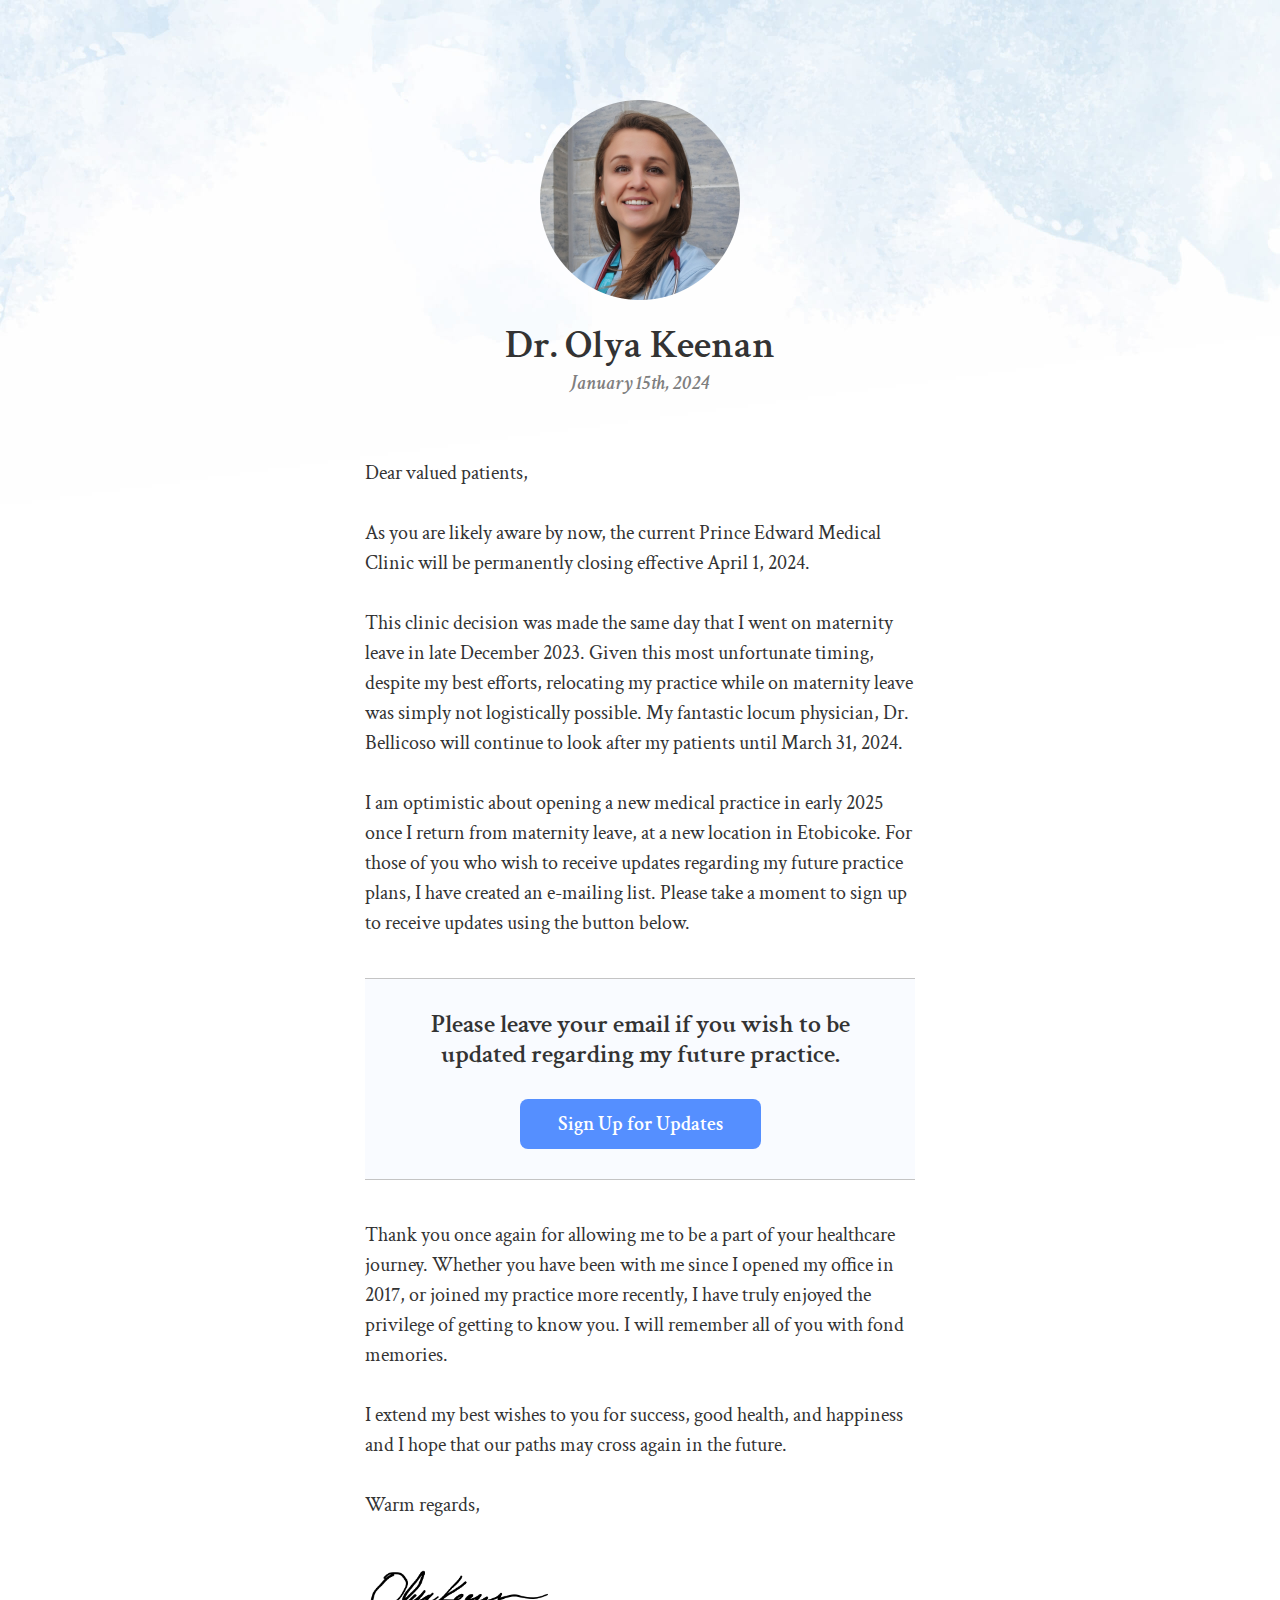
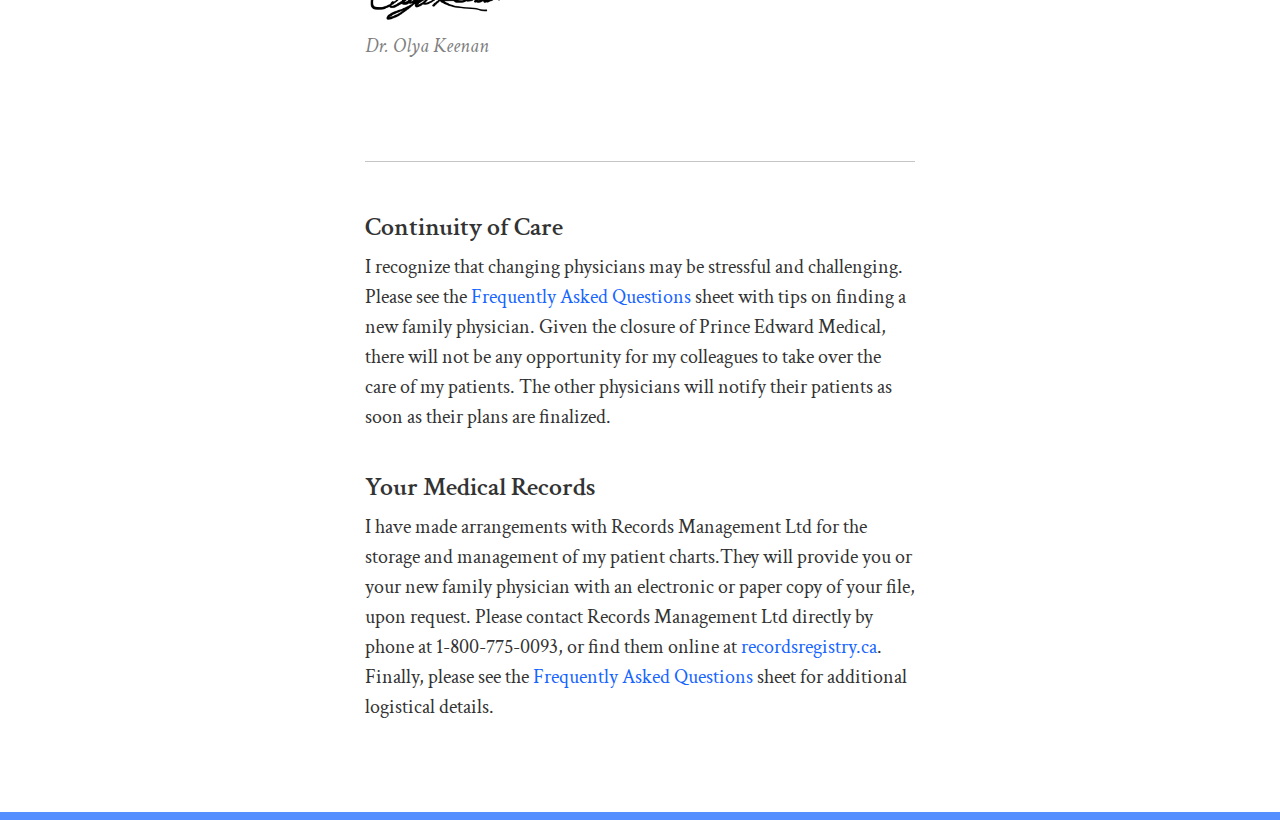
<file: index.html>
<!DOCTYPE html>
<html>
<head>
	<meta charset="utf-8">
    <meta http-equiv="X-UA-Compatible" content="IE=edge" />
	<meta name="viewport" content="width=device-width, initial-scale=1">
	<title>Dr. Olya Keenan</title>
	<link rel="stylesheet" type="text/css" href="letter.css" />
<style>
  @import url('https://fonts.googleapis.com/css2?family=Crimson+Text:ital,wght@0,400;0,600;1,600&display=swap');
</style>
</head>

<body>

<div class="water">
	<img src="watercolour2.jpg" width="100%" height="100%">
</div>

<div class="column">
	<div class="headshot">
		<img src="headshot.png" width="100%" height="100%">
	</div>

	<div class="name">
	Dr. Olya Keenan
		
	</div>
	<div class="subname">
			January 15th, 2024
	</div>

<div class="bodytext">
		
Dear valued patients, <br><br>
As you are likely aware by now, the current Prince Edward Medical Clinic will be permanently closing effective April 1, 2024.<br><br>
This clinic decision was made the same day that I went on maternity leave in late December 2023. Given this most unfortunate timing, despite my best efforts, relocating my practice while on maternity leave was simply not logistically possible.  
My fantastic locum physician, Dr. Bellicoso will continue to look after my patients until March 31, 2024.<br><br>
I am optimistic about opening a new medical practice in early 2025 once I return from maternity leave, at a new location in Etobicoke. 
For those of you who wish to receive updates regarding my future practice plans, I have created an e-mailing list. Please take a moment to sign up to receive updates using the button below. 
	<div class="box">
			Please leave your email if you wish to be updated regarding my future practice.<br><br>
			<a href="https://forms.gle/fQTvn5KMw9Em1e1s6" target="_blank">
				<div class="butt">
					Sign Up for Updates
				</div>
			</a>
	</div>	

Thank you once again for allowing me to be a part of your healthcare journey. Whether you have been with me since I opened my office in 2017, or joined my practice more recently, I have truly enjoyed the privilege of getting to know you. I will remember all of you with fond memories. <br><br>
I extend my best wishes to you for success, good health, and happiness and I hope that our paths may cross again in the future.<br><br>
Warm regards,

<div class="sig">
	<img src="signature.png" width="100%" height="100%">
</div>

<div class="signame">
	Dr. Olya Keenan
</div>

<div class="divider">
</div>

<div class="subtitle">Continuity of Care </div>

I recognize that changing physicians may be stressful and challenging. Please see the <a href="DrKeenanFAQ.pdf" target="_blank">Frequently Asked Questions</a> sheet with tips on finding a new family physician. Given the closure of Prince Edward Medical, there will not be any opportunity for my colleagues to take over the care of my patients. The other physicians will notify their patients as soon as their plans are finalized. <br><br>
<div class="subtitle">Your Medical Records</div>
I have made arrangements with Records Management Ltd for the storage and management of my patient charts.They will provide you or your new family physician with an electronic or paper copy of your file, upon request. Please contact Records Management Ltd directly by phone at 1-800-775-0093, or find them online at <a href="http://www.recordsregistry.ca" target="_blank">recordsregistry.ca</a>.
Finally, please see the <a href="DrKeenanFAQ.pdf" target="_blank">Frequently Asked Questions</a> sheet for additional logistical details.<br><br><br><br>

</div>
</div>
<div class="footer"></div>


</body>
</html>
</file>
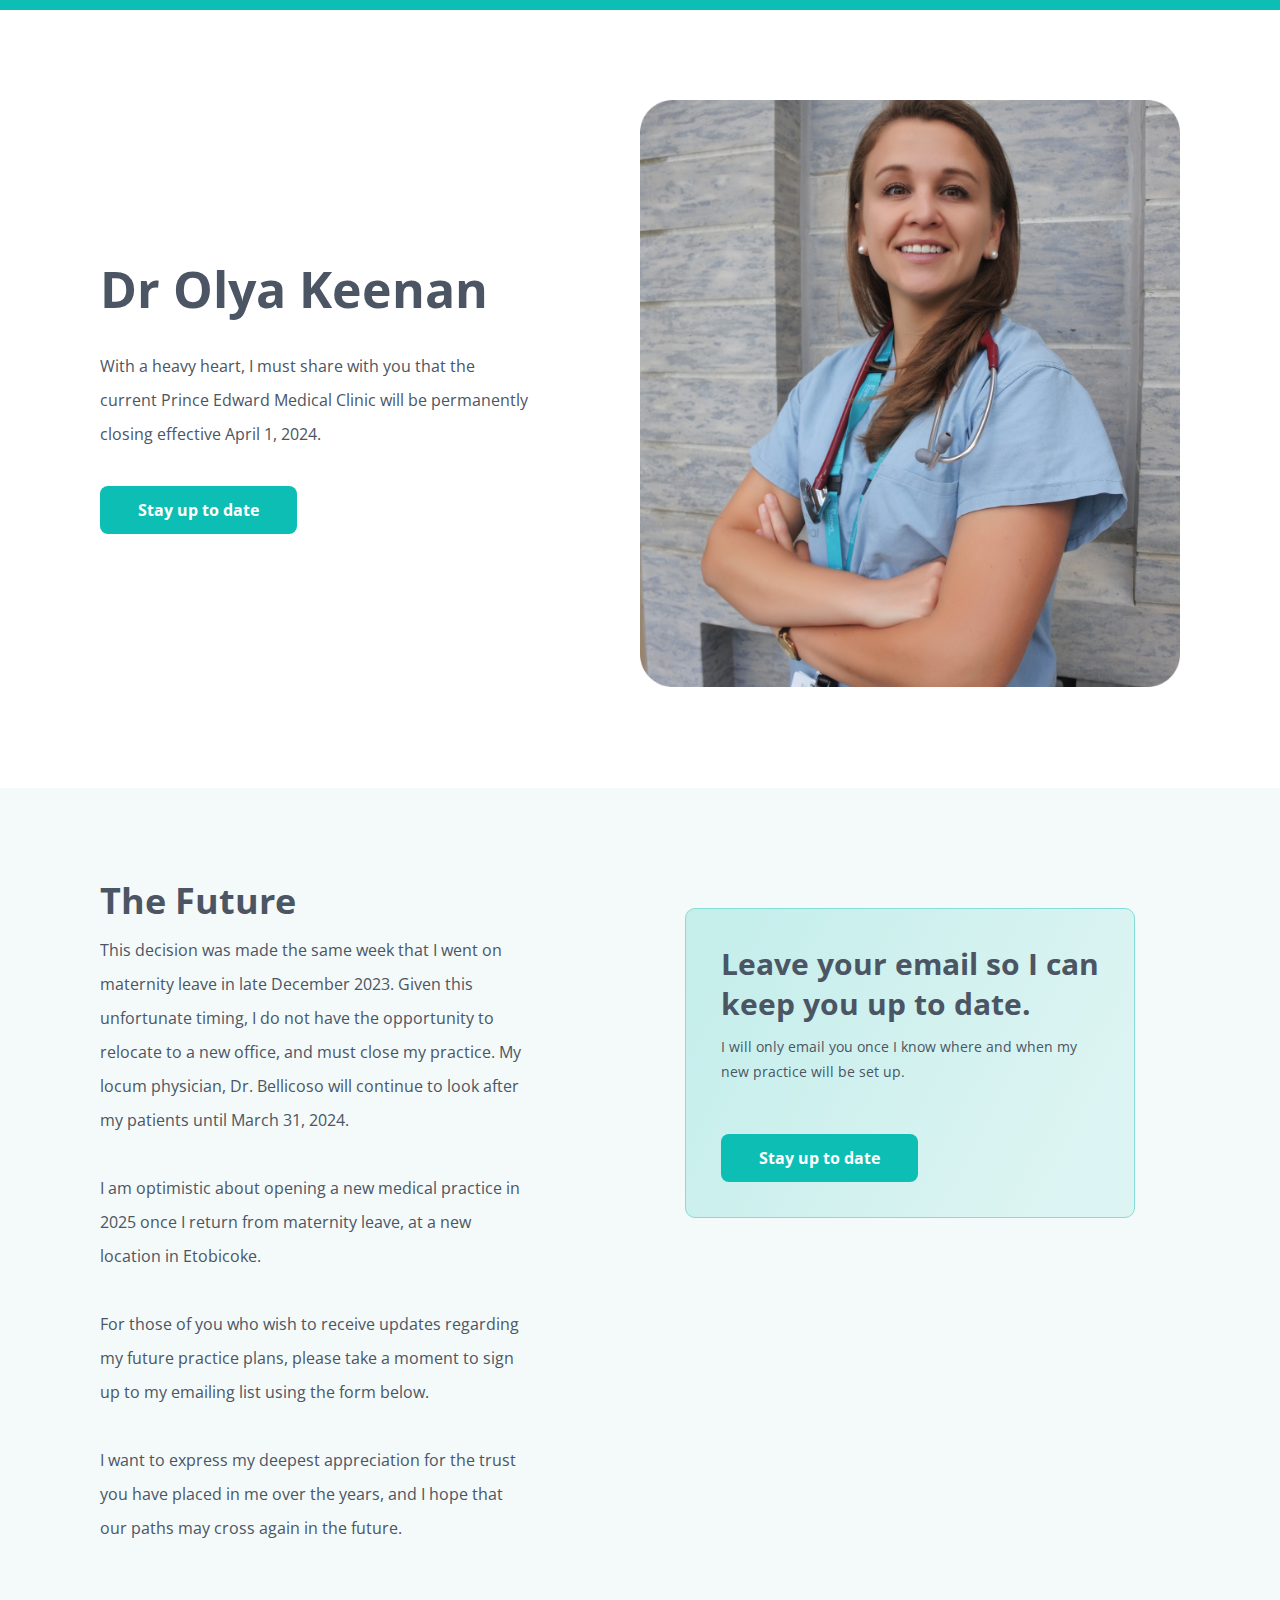
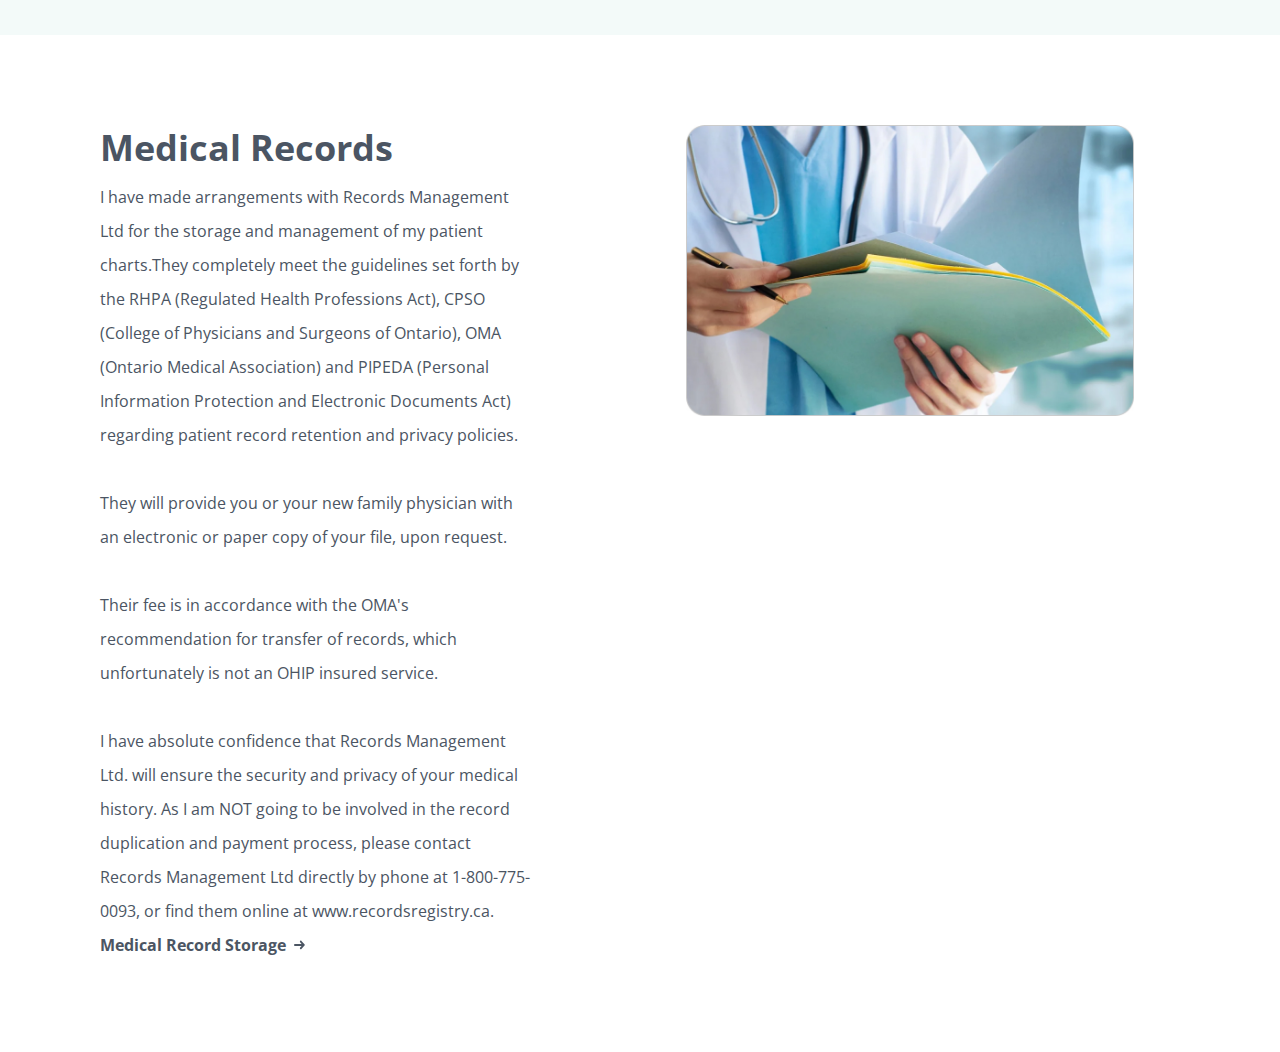
<file: index2.html>
<!DOCTYPE html>
<html>
<head>
	<meta charset="utf-8">
    <meta http-equiv="X-UA-Compatible" content="IE=edge" />
	<meta name="viewport" content="width=device-width, initial-scale=1">
	<title>Dr Olya Keenan</title>
	<link rel="stylesheet" type="text/css" href="doc.css" />
	<style>
@import url('https://fonts.googleapis.com/css2?family=Open+Sans:wght@400;700&display=swap');
</style>
</head>
<body>

<div class="topper2">
</div>
<div class="full" style="align-items: center;">
	<div class="half" >
		<div class="title">
			Dr Olya Keenan
		</div>
		<div class="desc">
			<!-- As you are likely aware by now, due to unfortunate circumstances beyond my control, the Prince Edward Medical Office, including my practice, will be shut down as of DATE. Complicating matters, I am on maternity leave effective December 22, 2023. I have a fantastic locum physician who will look after your health care needs until the closing date of DATE. -->
			With a heavy heart, I must share with you that the current Prince Edward Medical Clinic will be permanently closing effective April 1, 2024.
		</div>

		<a href="https://forms.gle/fQTvn5KMw9Em1e1s6" target="_blank">
			<div class="butt">
				Stay up to date
			</div>
		</a>
	</div>

	<div class="half profile">
		<img src="profile.jpg" width="100%">
	</div>
</div>

<div class="fullbg">
<div class="full">
	<div class="half">
		<div class="subtitle">
			The Future
		</div>
		<div class="paragraph">
			This decision was made the same week that I went on maternity leave in late December 2023. Given this unfortunate timing, I do not have the opportunity to relocate to a new office, and must close my practice. 
My locum physician, Dr. Bellicoso will continue to look after my patients until March 31, 2024.<br><BR>

I am optimistic about opening a new medical practice in 2025 once I return from maternity leave, at a new location in Etobicoke. 

<br><br>
For those of you who wish to receive updates regarding my future practice plans, please take a moment to sign up to my emailing list using the form below. 
<br><br>
I want to express my deepest appreciation for the trust you have placed in me over the years, and I hope that our paths may cross again in the future. 
		</div>
	</div>
	
	<div class="half">
		<div class="box">
			<div class="boxtitle">
				Leave your email so I can keep you up to date.
			</div>
			<div class="boxtext">
				I will only email you once I know where and when my new practice will be set up.
			</div>
			<a href="https://forms.gle/fQTvn5KMw9Em1e1s6" target="_blank">
				<div class="butt">
					Stay up to date
				</div>
			</a>
		</div>	
	</div>
</div>
</div>

<div class="full">
	<div class="half">
		<div class="subtitle">
			Medical Records
		</div>
		<div class="paragraph">
		I have made arrangements with Records Management Ltd for the storage and management of my patient charts.They completely meet the guidelines set forth by the RHPA (Regulated Health Professions Act), CPSO (College of Physicians and Surgeons of Ontario), OMA (Ontario Medical Association) and PIPEDA (Personal Information Protection and Electronic Documents Act) regarding patient record retention and privacy policies.<br><br>They will provide you or your new family physician with an electronic or paper copy of your file, upon request.<br><br>Their fee is in accordance with the OMA's recommendation for transfer of records, which unfortunately is not an OHIP insured service. <br><br>I have absolute confidence that Records Management Ltd. will ensure the security and privacy of your medical history. As I am NOT going to be involved in the record duplication and payment process, please contact Records Management Ltd directly by phone at 1-800-775-0093, or find them online at www.recordsregistry.ca.

			
			<a href="http://www.nba.com" target="_blank">
			<div class="textlink">	
				Medical Record Storage
				<img src="arrow.svg" height="22px" width="22px">
			</div>
			</a>
		</div>
	</div>
	
	<div class="half">
		<div class="reportspic profile">
			<img src="reports.jpg" width="100%">
		</div>
	</div>
</div>

</body>
</html>
</file>
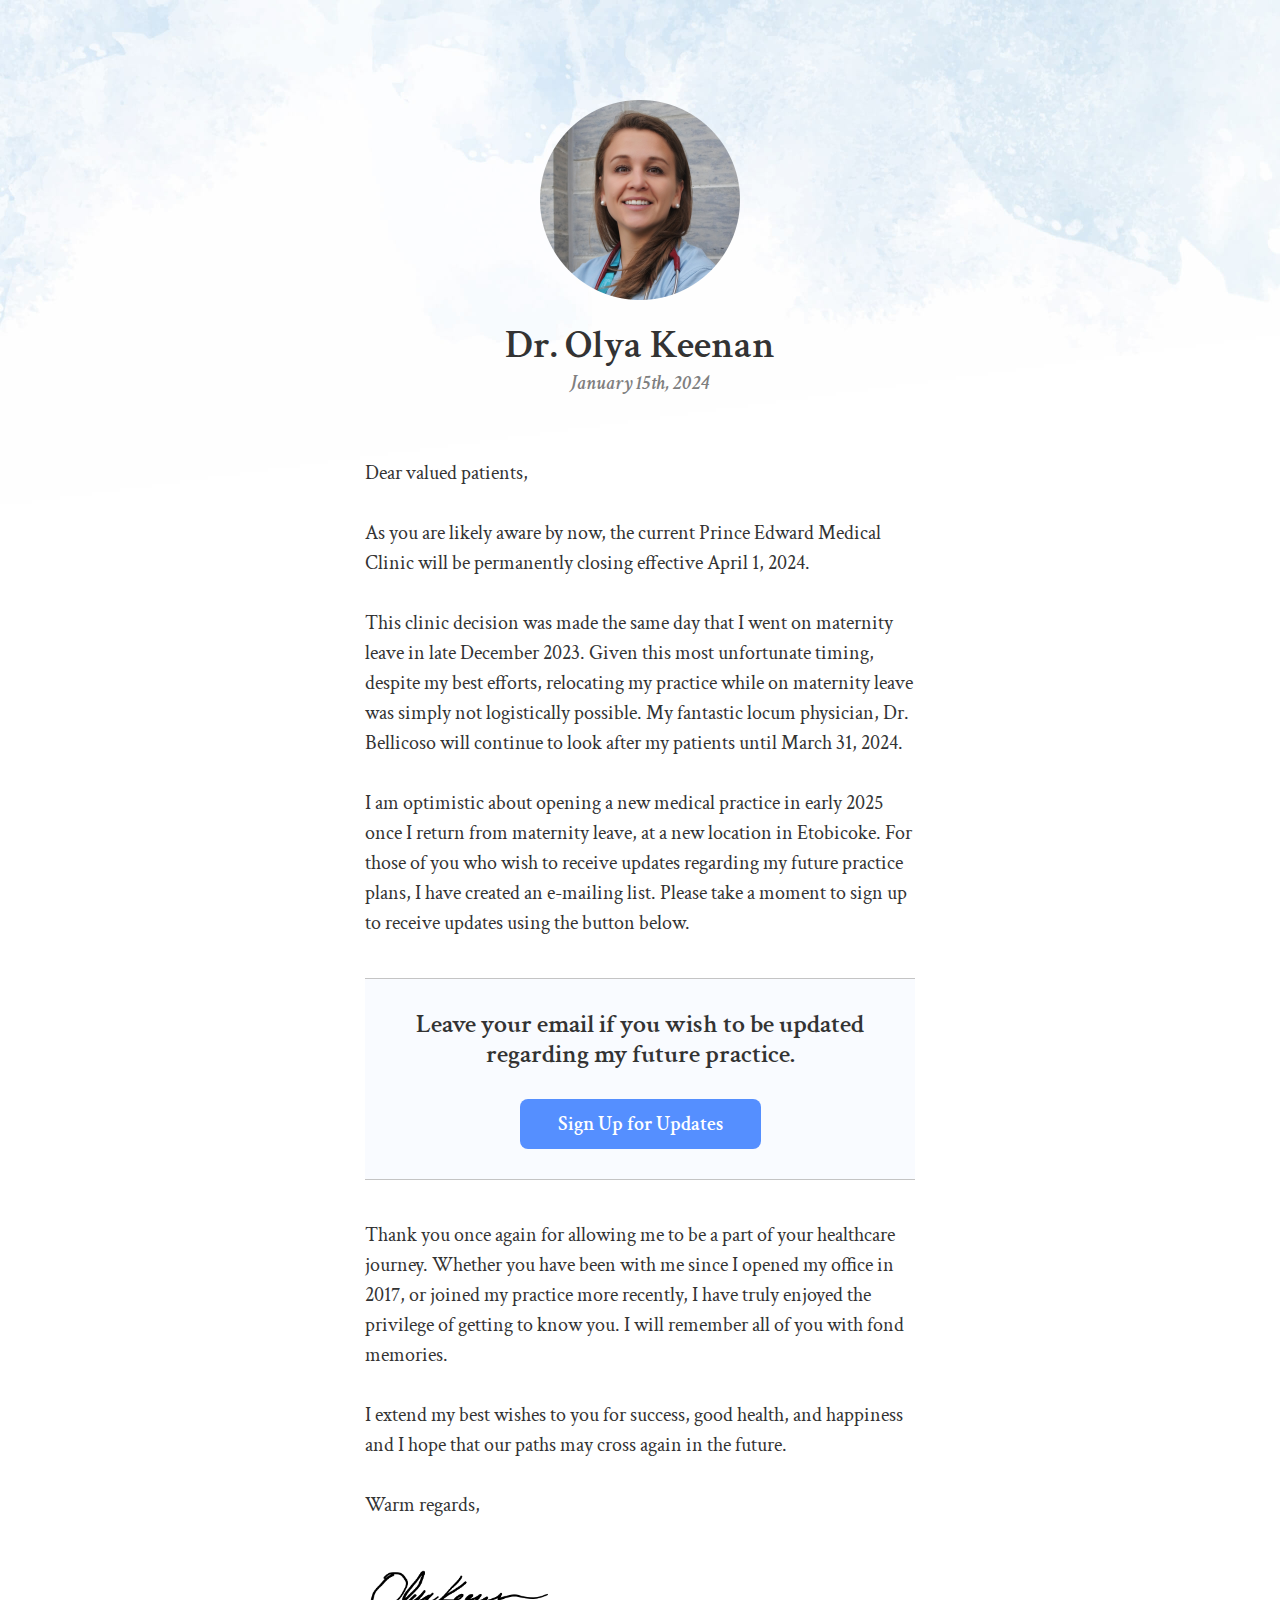
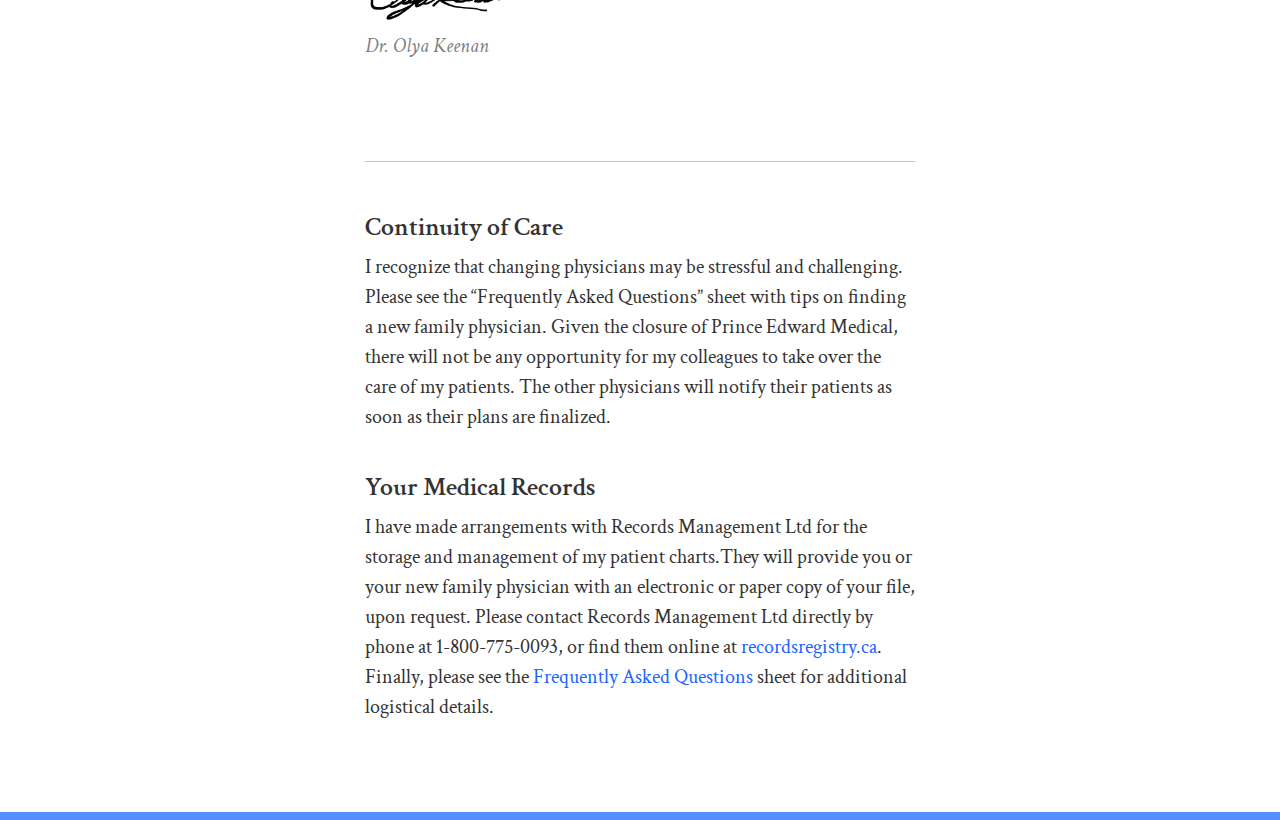
<file: index3.html>
<!DOCTYPE html>
<html>
<head>
	<meta charset="utf-8">
    <meta http-equiv="X-UA-Compatible" content="IE=edge" />
	<meta name="viewport" content="width=device-width, initial-scale=1">
	<title>Dr. Olya Keenan</title>
	<link rel="stylesheet" type="text/css" href="letter.css" />
<style>
  @import url('https://fonts.googleapis.com/css2?family=Crimson+Text:ital,wght@0,400;0,600;1,600&display=swap');
</style>
</head>

<body>

<div class="water">
	<img src="watercolour2.jpg" width="100%" height="100%">
</div>

<div class="column">
	<div class="headshot">
		<img src="headshot.png" width="100%" height="100%">
	</div>

	<div class="name">
	Dr. Olya Keenan
		
	</div>
	<div class="subname">
			January 15th, 2024
	</div>

<div class="bodytext">
		
Dear valued patients, <br><br>
As you are likely aware by now, the current Prince Edward Medical Clinic will be permanently closing effective April 1, 2024.<br><br>
This clinic decision was made the same day that I went on maternity leave in late December 2023. Given this most unfortunate timing, despite my best efforts, relocating my practice while on maternity leave was simply not logistically possible.  
My fantastic locum physician, Dr. Bellicoso will continue to look after my patients until March 31, 2024.<br><br>
I am optimistic about opening a new medical practice in early 2025 once I return from maternity leave, at a new location in Etobicoke. 
For those of you who wish to receive updates regarding my future practice plans, I have created an e-mailing list. Please take a moment to sign up to receive updates using the button below. 
	<div class="box">
			Leave your email if you wish to be updated regarding my future practice.<br><br>
			<a href="https://forms.gle/fQTvn5KMw9Em1e1s6" target="_blank">
				<div class="butt">
					Sign Up for Updates
				</div>
			</a>
	</div>	

Thank you once again for allowing me to be a part of your healthcare journey. Whether you have been with me since I opened my office in 2017, or joined my practice more recently, I have truly enjoyed the privilege of getting to know you. I will remember all of you with fond memories. <br><br>
I extend my best wishes to you for success, good health, and happiness and I hope that our paths may cross again in the future.<br><br>
Warm regards,

<div class="sig">
	<img src="signature.png" width="100%" height="100%">
</div>

<div class="signame">
	Dr. Olya Keenan
</div>

<div class="divider">
</div>

<div class="subtitle">Continuity of Care </div>

I recognize that changing physicians may be stressful and challenging.  Please see the “Frequently Asked Questions” sheet with tips on finding a new family physician. Given the closure of Prince Edward Medical, there will not be any opportunity for my colleagues to take over the care of my patients. The other physicians will notify their patients as soon as their plans are finalized. <br><br>
<div class="subtitle">Your Medical Records</div>
I have made arrangements with Records Management Ltd for the storage and management of my patient charts.They will provide you or your new family physician with an electronic or paper copy of your file, upon request. Please contact Records Management Ltd directly by phone at 1-800-775-0093, or find them online at <a href="http://www.recordsregistry.ca" target="_blank">recordsregistry.ca</a>.
Finally, please see the <a href="DrKeenanFAQ.pdf" target="_blank">Frequently Asked Questions</a> sheet for additional logistical details.<br><br><br><br>

</div>
</div>
<div class="footer"></div>


</body>
</html>
</file>
<file: letter.css>
Body {
	margin: 0px;
	padding: 0px;
	background-color: white;
	font-family: 'Crimson Text', serif;
	color: #333;
	font-size: 20px;
	line-height: 30px;
	font-weight: 400;
	-webkit-font-smoothing: antialiased;
-moz-osx-font-smoothing: grayscale;
}

a {
	text-decoration: none;
	color: #1765FF;
}

a:hover {
	text-decoration: underline;
}

.column {
	width: calc(100% - 100px);
	max-width: 550px;
	margin: 0 auto;
	padding: 0px 50px;
}

.headshot {
	width: 200px;
	height: 200px;
	margin: 0 auto;
	padding-top: 100px;
	padding-bottom: 30px;
}

.name {
	font-size: 40px;
	font-weight: 600;
	display: flex;
	justify-content: center;
	padding-bottom: 8px;

}

.subname {
	font-weight: 600;
	font-style: italic;
	display: flex;
	justify-content: center;
	color: #7f7f7f;
	margin-bottom: 60px;
}

.subtitle {
	font-size: 26px;
	font-weight: 600;
	padding: 10px 0px;
}

.water {
	width: 100%;
	height: auto;
	position: absolute;
	z-index: -1;
}

.sig {
	width: 200px;
	height: auto;
	padding-top: 40px;
}

.signame {
	font-style: italic;
	color: #7f7f7f;
	margin-bottom: 100px;
}


.box {
	border-top: 1px solid #C4C4C4;
	border-bottom: 1px solid #C4C4C4;
	background-color: #F9FBFF;
	padding: 30px 40px;
	margin: 40px 0px;
	font-size: 26px;
	text-align: center;
	font-weight: 600;
}


.butt {
	padding: 10px 38px;
	background-color: #558FFF;
	color: white;
	font-weight: 600;
	text-align: center;
	text-align: center;
	border-radius: 8px;
	transition: .6s;
	font-size: 20px;
	width: auto;
	display: inline-block;

}


.divider {
	width: 100%;
	height: 1px;
	background-color: #c5c5c5;
	margin: 40px 0px;
}

.butt:hover {
	filter: brightness(1.1);
	transition: .2s;
	cursor: pointer;
}

.footer {
	width: 100%;
	height: 8px;
	background-color: #558FFF;
}


@media only screen and (max-width: 500px) {

.column {
	width: calc(100% - 50px);
	max-width: 550px;
	margin: 0 auto;
	padding: 0px 25px;
}


}
</file>
<file: doc.css>
Body {
	margin: 0px;
	padding: 0px;
	background-color: white;
	font-family: 'Open Sans', sans-serif;
	color: #4B5563;
	font-size: 16px;
	line-height: 34px;
	font-weight: 400;
	-webkit-font-smoothing: antialiased;
-moz-osx-font-smoothing: grayscale;
}

:root {
  --col: rgba(13,190,180);
}

.topper1 {
width: 100%;
height: 400px;
z-index: -1;
position: absolute;
top:0px;
background: url(watercolour.jpg);
background-size: 100% 100%;
}

.topper2 {
width: 100%;
background-color: var(--col);
height: 10px;
}

.full {
	max-width: 1080px;
	width: calc(100% - 100px);
	margin: 0 auto;
	display: flex;
	padding: 90px 50px;
	flex-wrap: wrap;
}

.half {
	width: 50%;
	align-items: center;
}

.desc {
	width: 80%;
	margin-bottom: 35px;
}

.title {
font-size: 50px;
font-weight: 700;
margin-bottom: 35px;
line-height: 50px;
}

.subtitle {
font-size: 36px;
font-weight: 700;
margin-bottom: 10px;
line-height: 45px;
}

.butt {
	padding: 7px 38px;
	background-color: var(--col);
	color: white;
	font-weight: 700;
	text-align: center;
	width: fit-content;
	border-radius: 8px;
	transition: .6s;
}

a {
	text-decoration: none;
	color: inherit;
}

.butt:hover {
	filter: brightness(1.1);
	transition: .2s;
	cursor: pointer;
}

.fullbg {
	background-color: #F3FAF9;
	width: 100%;
}

.paragraph {
	width: 80%;
}

.box {
	border-radius: 10px;
	border: 1px solid #84DDD7;
	background: linear-gradient(118deg, rgba(13, 190, 180, 0.20) 6.76%, rgba(13, 190, 180, 0.1) 82.81%);
	padding: 35px 35px;
	width: 70%;
	margin: 0 auto;
	margin-top: 30px;
}

.boxtitle {
	font-size: 30px;
	line-height: 40px;
	font-weight: 700;
	padding-bottom: 10px;
}

.boxtext {
	font-size: 14px;
	line-height: 25px;
	margin-bottom: 50px;
}

.textlink {
	font-weight: 700;
	display: flex;
	align-items: center;
}

.reportspic {
	width: calc(70% + 70px);
	margin: 0 auto;
}

.textlink:hover {
	text-decoration: underline;
}





@media only screen and (max-width: 500px) {

.butt {
width: auto;
}

.desc, .paragraph, .reportspic{
	width: 100%;
}

.box {
	width: auto;
}

.half {
	width: 100%;
}

}

@media only screen and (max-width: 768px) {

.full {
	flex-direction: column;
}

.half {
	width: 100%;
	align-items: flex-start;
}

.profile {
	margin-top: 60px;
}

.box {
	width: auto;
}

}
</file>
